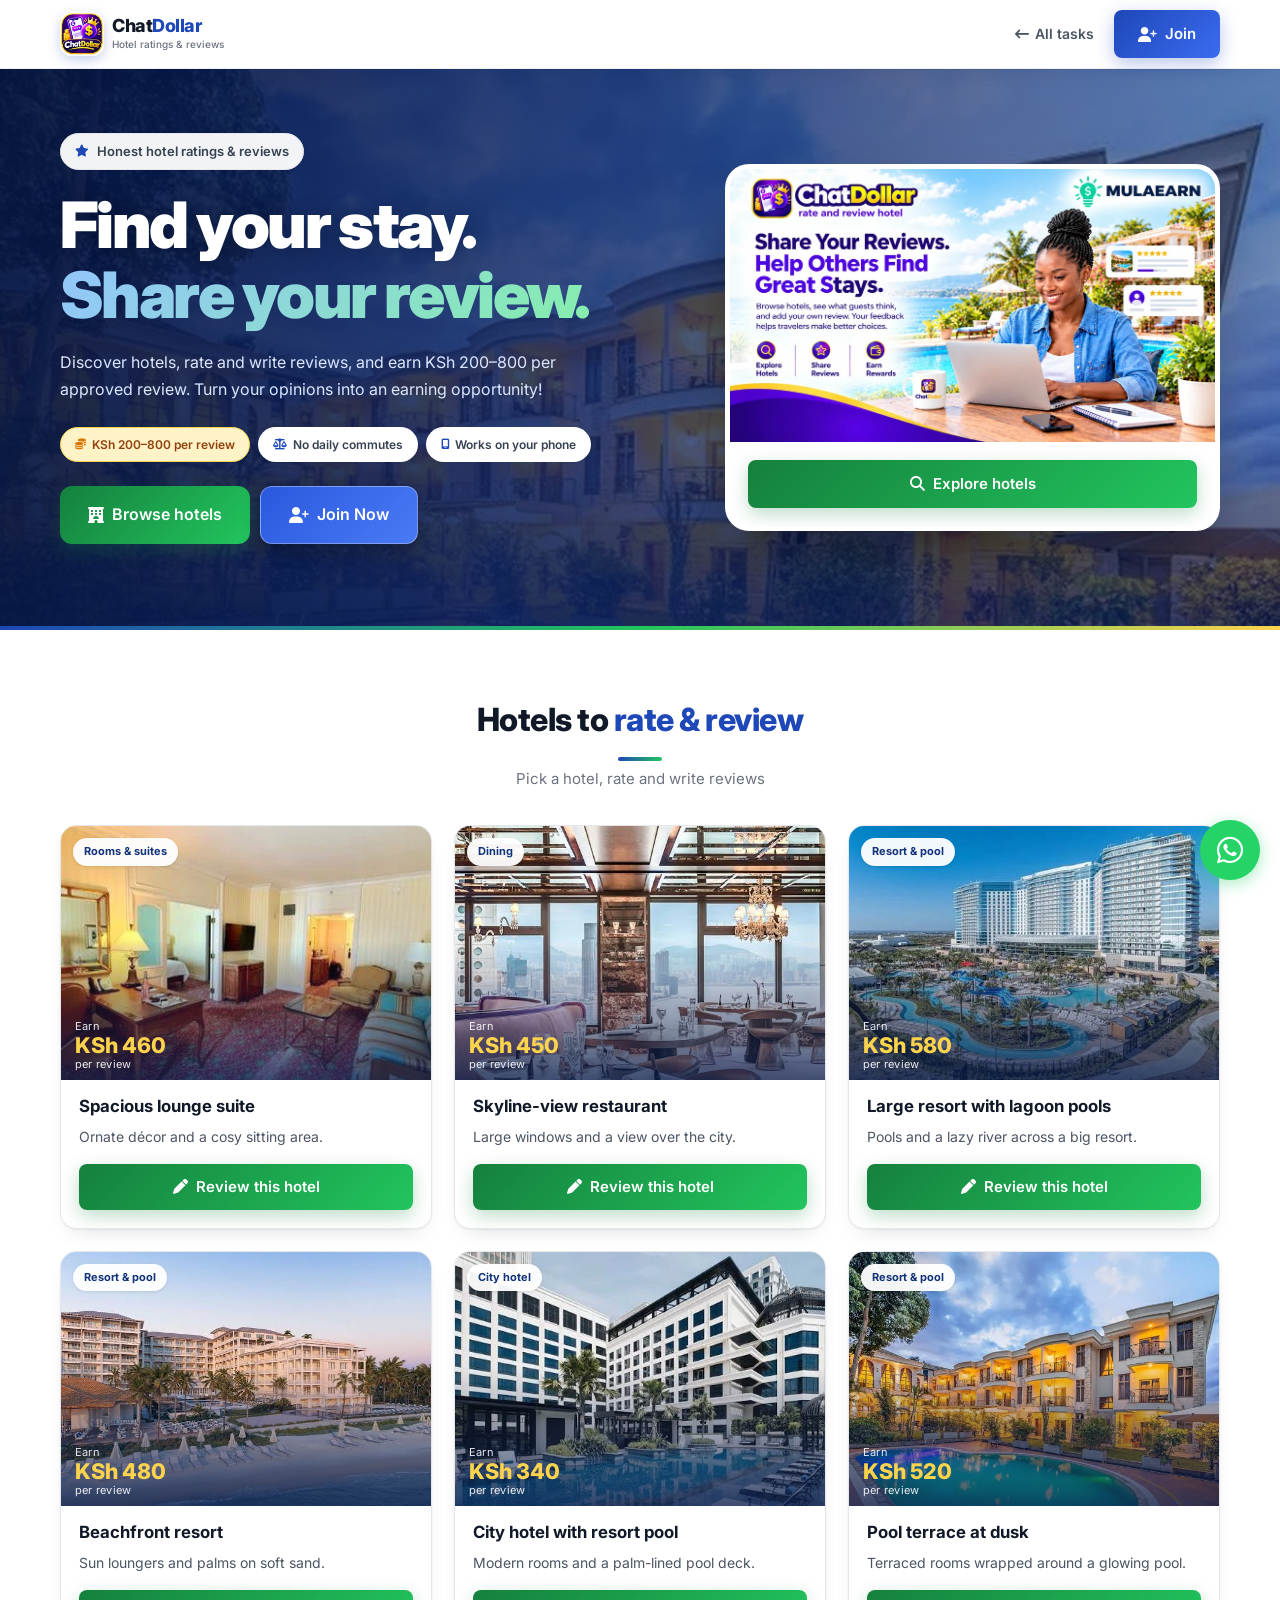
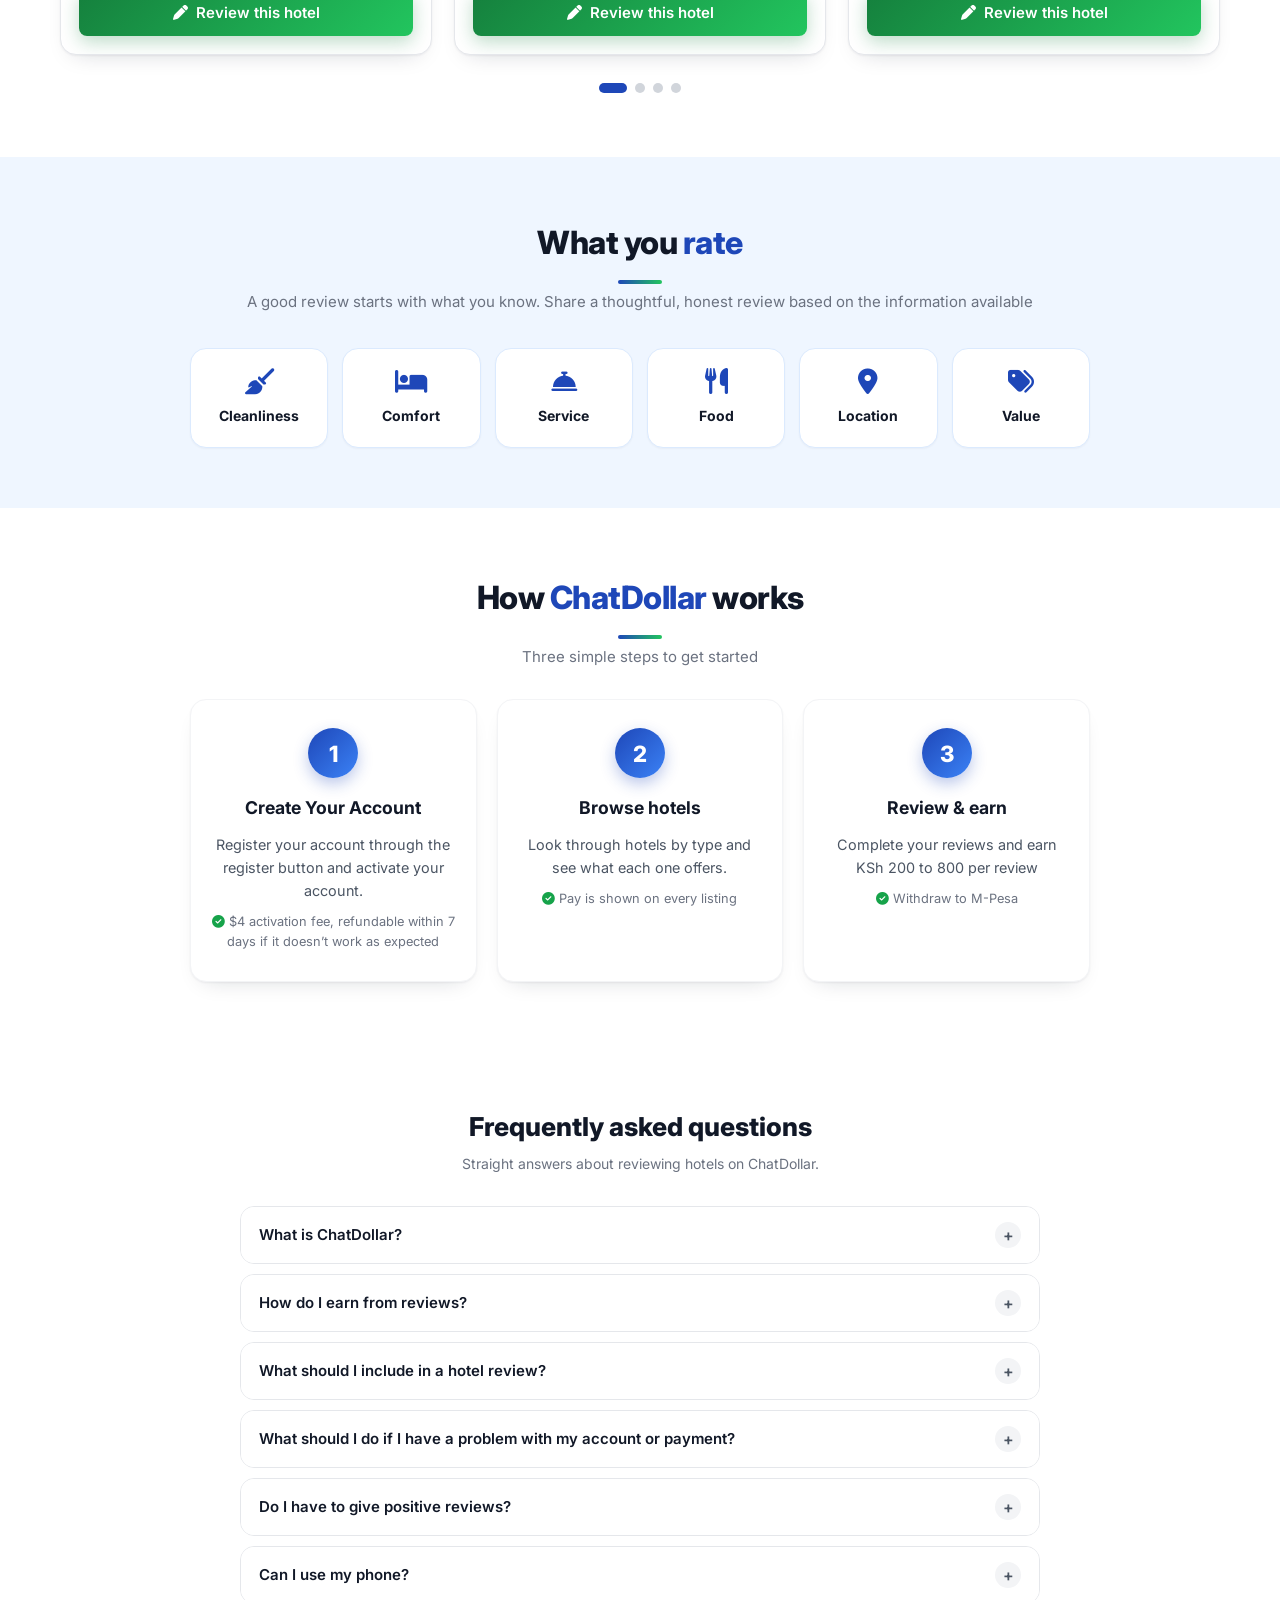
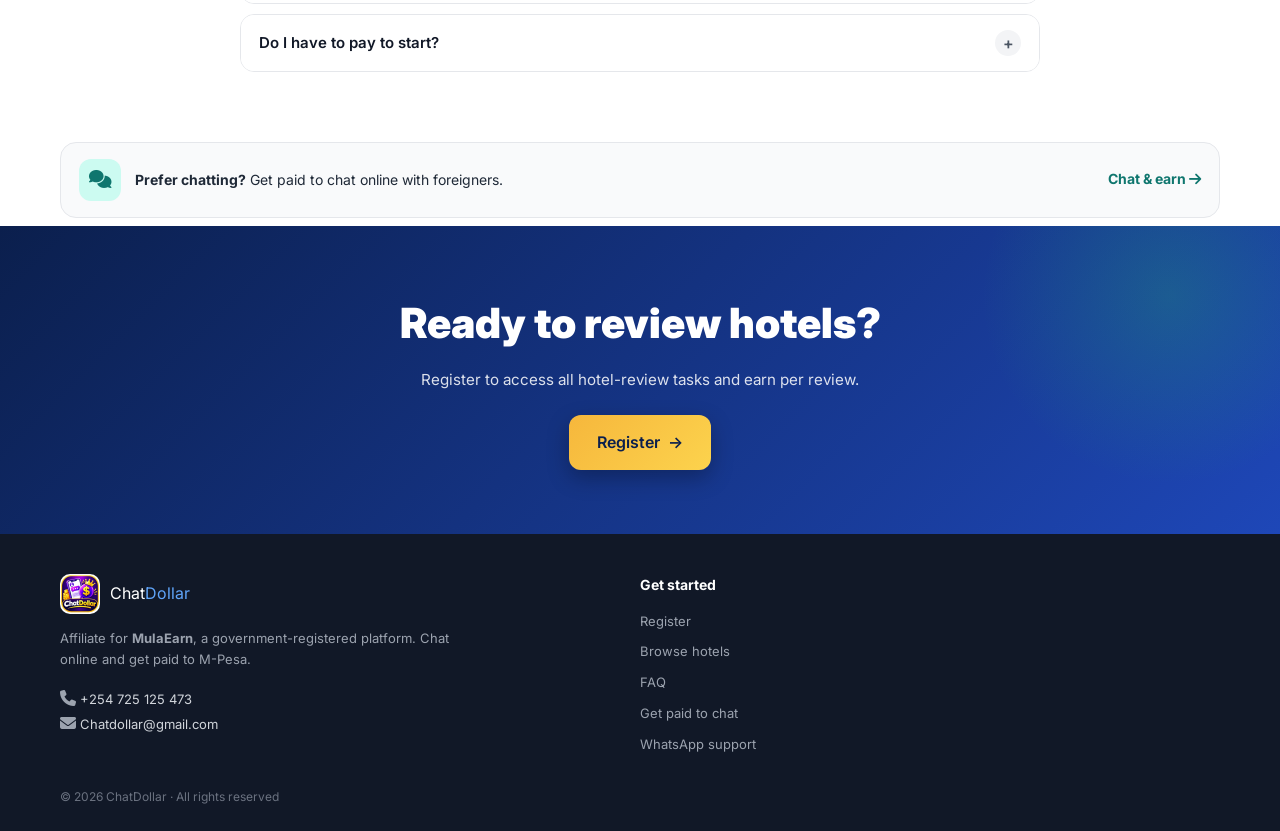
<file: hotels.html>
<!doctype html>
<html lang="en">
  <head>
    <meta charset="UTF-8" />
    <meta name="viewport" content="width=device-width, initial-scale=1.0, viewport-fit=cover" />
    <title>ChatDollar – Hotel Ratings &amp; Reviews</title>
    <meta
      name="description"
      content="ChatDollar is a hotel ratings and reviews platform. Browse hotels, read honest reviews, and share your own. Eligible users can earn a commission per review."
    />
    <meta name="robots" content="index, follow, max-image-preview:large, max-snippet:-1, max-video-preview:-1" />
    <link rel="canonical" href="https://chatdollar.site/hotels" />
    <meta property="og:type" content="website" />
    <meta property="og:url" content="https://chatdollar.site/hotels" />
    <meta property="og:site_name" content="ChatDollar Kenya" />
    <meta property="og:locale" content="en_KE" />
    <meta property="og:title" content="ChatDollar Kenya – Hotel Ratings &amp; Reviews" />
    <meta
      property="og:description"
      content="Browse hotels, read honest reviews and share your own. Eligible users can earn a commission per review."
    />
    <meta property="og:image" content="https://chatdollar.site/assets/chatdollar-hero-1000.webp" />
    <meta property="og:image:alt" content="ChatDollar Kenya – Hotel Ratings and Reviews" />
    <meta name="twitter:card" content="summary_large_image" />
    <meta name="twitter:site" content="@ChatDollarAfrica" />
    <meta name="twitter:title" content="ChatDollar Kenya – Hotel Ratings &amp; Reviews" />
    <meta
      name="twitter:description"
      content="Browse hotels, read honest reviews and share your own. Eligible users can earn a commission per review."
    />
    <meta name="twitter:image" content="https://chatdollar.site/assets/chatdollar-hero-1000.webp" />
    <link rel="preconnect" href="https://fonts.googleapis.com" />
    <link rel="preconnect" href="https://fonts.gstatic.com" crossorigin />
    <link rel="preconnect" href="https://cdnjs.cloudflare.com" crossorigin />
    <link rel="preload" as="image" href="/assets/hero-bg.webp" />
    <link rel="stylesheet" href="https://cdnjs.cloudflare.com/ajax/libs/font-awesome/6.5.1/css/all.min.css" />
    <link rel="icon" type="image/webp" href="/assets/chatdollar-favicon-192.webp" />
    <link rel="apple-touch-icon" href="/assets/chatdollar-favicon-192.webp" />
    <link href="https://fonts.googleapis.com/css2?family=Inter:wght@400;500;600;700;800;900&display=swap" rel="stylesheet" />

    <script type="application/ld+json">
      {
        "@context": "https://schema.org",
        "@type": "Organization",
        "name": "ChatDollar Kenya",
        "url": "https://chatdollar.site",
        "logo": "https://chatdollar.site/assets/chatdollar-logo-160.webp",
        "description": "ChatDollar is a hotel ratings and reviews platform. Eligible users can earn a commission per review.",
        "email": "Chatdollar@gmail.com",
        "contactPoint": {
          "@type": "ContactPoint",
          "telephone": "+254725125473",
          "contactType": "Customer Support",
          "availableLanguage": ["English", "Swahili"]
        },
        "sameAs": ["https://wa.me/254725125473", "https://whatsapp.com/channel/0029VbD0NZf0VycJyk85mq16"]
      }
    </script>
    <script type="application/ld+json">
      { "@context": "https://schema.org", "@type": "WebSite", "name": "ChatDollar Kenya", "url": "https://chatdollar.site" }
    </script>
    <script type="application/ld+json">
      {
        "@context": "https://schema.org",
        "@type": "FAQPage",
        "mainEntity": [
          {
            "@type": "Question",
            "name": "What is ChatDollar?",
            "acceptedAnswer": { "@type": "Answer", "text": "ChatDollar is an affiliate and advertising site for MulaEarn, a platform that pays users to complete hotel rating and review tasks. ChatDollar helps you understand earning opportunities on MulaEarn, register with ease, and get the guidance you need to start earning." }
          },
          {
            "@type": "Question",
            "name": "How do I earn from reviews?",
            "acceptedAnswer": { "@type": "Answer", "text": "Join ChatDollar and explore online opportunities to review hotels, share your feedback, and earn money for successfully completed tasks. Withdraw your earnings to M-Pesa at anytime." }
          },
          {
            "@type": "Question",
            "name": "What should I include in a hotel review?",
            "acceptedAnswer": { "@type": "Answer", "text": "Share honest, well-informed feedback based on the information available. You may be asked to review hotel facilities, accommodation features, cleanliness standards, services, or existing guest feedback." }
          }
        ]
      }
    </script>
    <link rel="manifest" href="/manifest.json" />
    <meta name="theme-color" content="#12337a" />
    <link rel="stylesheet" href="/css/hotels.css" />
  </head>
  <body>
    <a class="skip-link" href="#main">Skip to content</a>
    <a
      href="https://wa.me/254725125473?text=Hi%20ChatDollar%20Support%2C%20I%20need%20help%20getting%20started"
      target="_blank"
      rel="noopener"
      class="whatsapp-float"
      aria-label="Chat with ChatDollar support on WhatsApp"
    >
      <i aria-hidden="true" class="fab fa-whatsapp"></i>
      <span class="whatsapp-tooltip">Need help? Chat with us</span>
    </a>

    <button id="installBtn" type="button" aria-label="Install ChatDollar" hidden>
      <img src="/assets/chatdollar-logo-160.webp" alt="" width="22" height="22" />
      Install App
    </button>

    <!-- HEADER -->
    <header class="header">
      <div class="container header-inner">
        <a href="/" class="nav-logo">
          <img src="/assets/chatdollar-logo-160.webp" alt="ChatDollar" width="44" height="44" />
          <div>
            <div class="header-logo-name">Chat<em>Dollar</em></div>
            <div class="header-logo-tagline">Hotel ratings &amp; reviews</div>
          </div>
        </a>
        <div class="header-right">
          <a href="/" class="switch-link"><i aria-hidden="true" class="fas fa-arrow-left-long"></i> <span>All tasks</span></a>
          <a href="https://mulaearn.com/register.php?ref=harzel" data-register target="_blank" rel="sponsored noopener" class="btn btn-primary">
            <i aria-hidden="true" class="fas fa-user-plus"></i> <span>Join</span>
          </a>
        </div>
      </div>
    </header>

    <main id="main">
    <!-- HERO -->
    <section class="hero">
      <div class="container">
        <div class="hero-content">
          <span class="badge"><i aria-hidden="true" class="fas fa-star"></i> Honest hotel ratings &amp; reviews</span>
          <h1>Find your stay. <br /><span class="gradient-text">Share your review.</span></h1>
          <p>
            Discover hotels, rate and write reviews, and earn KSh 200–800 per approved review. Turn your opinions into an earning opportunity!
          </p>
          <div class="hero-stats">
            <span class="stat stat-pay"><i aria-hidden="true" class="fas fa-coins"></i> KSh 200–800 per review</span>
            <span class="stat"><i aria-hidden="true" class="fas fa-scale-balanced"></i> No daily commutes</span>
            <span class="stat"><i aria-hidden="true" class="fas fa-mobile-screen"></i> Works on your phone</span>
          </div>
          <div class="hero-buttons">
            <a href="#hotels" class="btn btn-success btn-lg"><i aria-hidden="true" class="fas fa-hotel"></i> Browse hotels</a>
            <a href="https://mulaearn.com/register.php?ref=harzel" data-register target="_blank" rel="sponsored noopener" class="btn btn-primary btn-lg">
              <i aria-hidden="true" class="fas fa-user-plus"></i> Join Now
            </a>
          </div>
        </div>

        <div class="hero-card">
          <img src="/assets/chatdollar-hero-1000.webp" alt="ChatDollar: real hotel reviews, better stays, better pay" width="1000" height="563" fetchpriority="high" />
          <div class="hero-card-body">
            <a href="#hotels" class="btn btn-success" style="width: 100%"><i aria-hidden="true" class="fas fa-magnifying-glass"></i> Explore hotels</a>
          </div>
        </div>
      </div>
    </section>

    <!-- HOTELS -->
    <section class="container section" id="hotels">
      <h2 class="section-heading">Hotels to <span class="accent">rate &amp; review</span></h2>
      <div class="section-sub">Pick a hotel, rate and write reviews</div>

      <div class="hotel-grid" id="hotelGrid" aria-live="off"></div>
      <div class="dots" id="dots" role="group" aria-label="Choose hotel selection"></div>
    </section>

    <!-- WHAT TO RATE -->
    <section class="rate-section">
      <div class="container">
        <h2 class="section-heading">What you <span class="accent">rate</span></h2>
        <div class="section-sub">A good review starts with what you know. Share a thoughtful, honest review based on the information available</div>
        <div class="rate-grid">
          <div class="rate-card"><i aria-hidden="true" class="fas fa-broom"></i><span>Cleanliness</span></div>
          <div class="rate-card"><i aria-hidden="true" class="fas fa-bed"></i><span>Comfort</span></div>
          <div class="rate-card"><i aria-hidden="true" class="fas fa-concierge-bell"></i><span>Service</span></div>
          <div class="rate-card"><i aria-hidden="true" class="fas fa-utensils"></i><span>Food</span></div>
          <div class="rate-card"><i aria-hidden="true" class="fas fa-location-dot"></i><span>Location</span></div>
          <div class="rate-card"><i aria-hidden="true" class="fas fa-tags"></i><span>Value</span></div>
        </div>
      </div>
    </section>

    <!-- HOW IT WORKS -->
    <section class="container section" id="how-it-works">
      <h2 class="section-heading">How <span class="accent">ChatDollar</span> works</h2>
      <p class="section-sub" style="max-width: 600px; margin: 0 auto 30px">
        Three simple steps to get started
      </p>
      <div class="steps-container">
        <div class="step-card">
          <div class="step-number">1</div>
          <div class="step-content">
            <h3>Create Your Account</h3>
            <p>Register your account through the register button and activate your account.</p>
            <div class="text-sm text-muted"><i aria-hidden="true" class="fas fa-check-circle text-success"></i> $4 activation fee, refundable within 7 days if it doesn’t work as expected</div>
          </div>
        </div>
        <div class="step-card">
          <div class="step-number">2</div>
          <div class="step-content">
            <h3>Browse hotels</h3>
            <p>Look through hotels by type and see what each one offers.</p>
            <div class="text-sm text-muted"><i aria-hidden="true" class="fas fa-check-circle text-success"></i> Pay is shown on every listing</div>
          </div>
        </div>
        <div class="step-card">
          <div class="step-number">3</div>
          <div class="step-content">
            <h3>Review &amp; earn</h3>
            <p>Complete your reviews and earn KSh 200 to 800 per review</p>
            <div class="text-sm text-muted"><i aria-hidden="true" class="fas fa-check-circle text-success"></i> Withdraw to M-Pesa</div>
          </div>
        </div>
      </div>
    </section>

    <!-- FAQ -->
    <section class="faq-section" id="faq">
      <div class="container">
        <div class="faq-inner">
          <h2 class="faq-heading">Frequently asked questions</h2>
          <div class="faq-sub">Straight answers about reviewing hotels on ChatDollar.</div>
          <div class="faq-item">
            <button class="faq-q" aria-expanded="false" aria-controls="faq-a1" id="faq-q1">What is ChatDollar?<span class="faq-icon" aria-hidden="true">+</span></button>
            <div class="faq-a" id="faq-a1" role="region" aria-labelledby="faq-q1">ChatDollar helps you understand earning opportunities on MulaEarn, register with ease, and get the guidance you need to start earning.</div>
          </div>
          <div class="faq-item">
            <button class="faq-q" aria-expanded="false" aria-controls="faq-a2" id="faq-q2">How do I earn from reviews?<span class="faq-icon" aria-hidden="true">+</span></button>
            <div class="faq-a" id="faq-a2" role="region" aria-labelledby="faq-q2">Join ChatDollar and explore online opportunities to review hotels, share your feedback, and earn money for successfully completed tasks. Withdraw your earnings to M-Pesa at anytime.</div>
          </div>
          <div class="faq-item">
            <button class="faq-q" aria-expanded="false" aria-controls="faq-a3" id="faq-q3">What should I include in a hotel review?<span class="faq-icon" aria-hidden="true">+</span></button>
            <div class="faq-a" id="faq-a3" role="region" aria-labelledby="faq-q3">Share honest, well-informed feedback based on the information available. You may be asked to review hotel facilities, accommodation features, cleanliness standards, services, or existing guest feedback.</div>
          </div>
          <div class="faq-item">
            <button class="faq-q" aria-expanded="false" aria-controls="faq-a4" id="faq-q4">What should I do if I have a problem with my account or payment?<span class="faq-icon" aria-hidden="true">+</span></button>
            <div class="faq-a" id="faq-a4" role="region" aria-labelledby="faq-q4">Contact ChatDollar through its official support channel and provide the relevant task or transaction reference.</div>
          </div>
          <div class="faq-item">
            <button class="faq-q" aria-expanded="false" aria-controls="faq-a5" id="faq-q5">Do I have to give positive reviews?<span class="faq-icon" aria-hidden="true">+</span></button>
            <div class="faq-a" id="faq-a5" role="region" aria-labelledby="faq-q5">No. Your review should be honest, fair, and based on the available hotel information. Provide genuine feedback and never invent personal experiences or misleading ratings.</div>
          </div>
          <div class="faq-item">
            <button class="faq-q" aria-expanded="false" aria-controls="faq-a6" id="faq-q6">Can I use my phone?<span class="faq-icon" aria-hidden="true">+</span></button>
            <div class="faq-a" id="faq-a6" role="region" aria-labelledby="faq-q6">Yes. ChatDollar works on any modern smartphone browser, and you can install it to your home screen.</div>
          </div>
          <div class="faq-item">
            <button class="faq-q" aria-expanded="false" aria-controls="faq-a7" id="faq-q7">Do I have to pay to start?<span class="faq-icon" aria-hidden="true">+</span></button>
            <div class="faq-a" id="faq-a7" role="region" aria-labelledby="faq-q7">Yes. MulaEarn charges a one-time $4 activation fee. It is refundable within 7 days if the platform doesn’t work as expected. Pay is typically KSh 200–800 per review in Kenya. Payouts go to M-Pesa.</div>
          </div>
        </div>
      </div>
    </section>

    <!-- OTHER TASK -->
    <section class="container section cross-wrap">
      <a href="/chat" class="cross-link">
        <span class="cross-icon"><i aria-hidden="true" class="fas fa-comments"></i></span>
        <span class="cross-text"><strong>Prefer chatting?</strong> Get paid to chat online with foreigners.</span>
        <span class="cross-go">Chat &amp; earn <i aria-hidden="true" class="fas fa-arrow-right"></i></span>
      </a>
    </section>

    <!-- FOOTER CTA -->
    <section class="footer-cta">
      <h2>Ready to review hotels?</h2>
      <p>Register to access all hotel-review tasks and earn per review.</p>
      <a href="https://mulaearn.com/register.php?ref=harzel" data-register target="_blank" rel="sponsored noopener" class="btn btn-primary btn-lg">
        Register &nbsp;→
      </a>
    </section>

    </main>

    <!-- FOOTER -->
    <footer>
      <div class="container">
        <div class="footer-grid">
          <div>
            <div class="footer-brand">
              <img src="/assets/chatdollar-logo-160.webp" alt="ChatDollar logo" width="40" height="40" />
              <span>Chat<em>Dollar</em></span>
            </div>
            <p class="footer-desc">
             Affiliate for <strong>MulaEarn</strong>, a government-registered platform. Chat online and get paid to M-Pesa.
            </p>
            <div class="footer-contact">
              <span><i aria-hidden="true" class="fas fa-phone"></i> <a href="tel:+254725125473">+254 725 125 473</a></span><br />
              <span><i aria-hidden="true" class="fas fa-envelope"></i> <a href="mailto:Chatdollar@gmail.com">Chatdollar@gmail.com</a></span>
            </div>
          </div>
          <div class="footer-col">
            <h5>Get started</h5>
            <div class="footer-links">
              <a href="https://mulaearn.com/register.php?ref=harzel" data-register target="_blank" rel="sponsored noopener">Register</a>
              <a href="#hotels">Browse hotels</a>
              <a href="#faq">FAQ</a>
              <a href="/chat">Get paid to chat</a>
              <a href="https://wa.me/254725125473" target="_blank" rel="noopener">WhatsApp support</a>
              <button class="link-btn js-install-btn" type="button" aria-label="Install ChatDollar app" hidden>Install app</button>
            </div>
          </div>
        </div>
        <div class="footer-bottom">
          <span>© <span id="currentYear">2026</span> ChatDollar · All rights reserved</span>
        </div>
      </div>
    </footer>

    <script src="/js/hotels.js"></script>
  </body>
</html>
</file>
<file: css/hotels.css>
:root {
        --teal-900: #0b1f4d;
        --teal-800: #12337a;
        --teal-700: #1e47b8;
        --teal-600: #2563eb;
        --teal-500: #3b82f6;
        --teal-400: #60a5fa;
        --teal-100: #dbeafe;
        --teal-300: #93b4f5;
        --teal-50: #eff6ff;
        --orange-600: #f25c2e;
        --orange-700: #d44e24;
        --orange-50: #fff7ed;
        --green-500: #16a34a;
        --green-400: #22c55e;
        --green-50: #f0fdf4;
        --purple-600: #7c3aed;
        --purple-50: #f5f3ff;
        --gray-50: #f9fafb;
        --gray-100: #f3f4f6;
        --gray-200: #e5e7eb;
        --gray-300: #d1d5db;
        --gray-400: #9ca3af;
        --gray-500: #6b7280;
        --gray-600: #4b5563;
        --gray-700: #374151;
        --gray-800: #1f2937;
        --gray-900: #111827;
        --white: #ffffff;
        --whatsapp-green: #25D366;
        --whatsapp-dark: #128C7E;
        --shadow-xs: 0 1px 2px rgba(0,0,0,0.05);
        --shadow-sm: 0 1px 3px rgba(0,0,0,0.1);
        --shadow-md: 0 4px 6px rgba(0,0,0,0.07);
        --shadow-lg: 0 10px 20px rgba(0,0,0,0.08);
        --shadow-xl: 0 20px 30px rgba(0,0,0,0.1);
        --shadow-2xl: 0 30px 50px rgba(0,0,0,0.15);
        --radius-sm: 0.375rem;
        --radius-md: 0.5rem;
        --radius-lg: 0.75rem;
        --radius-xl: 1rem;
        --radius-2xl: 1.5rem;
        --transition: 0.3s ease;
        --transition-fast: 0.15s ease;
      }

      * { margin: 0; padding: 0; box-sizing: border-box; }
      html { scroll-behavior: smooth; scroll-padding-top: 70px; }
      body {
        font-family: 'Inter', system-ui, -apple-system, sans-serif;
        background: var(--white);
        color: var(--gray-900);
        line-height: 1.6;
        overflow-x: hidden;
                -webkit-font-smoothing: antialiased;
      }

      .container { max-width: 1200px; margin: 0 auto; padding: 0 20px; }
      @media (max-width: 480px) { .container { padding: 0 14px; } }

      .btn {
        display: inline-flex; align-items: center; justify-content: center; gap: 8px;
        padding: 12px 24px; border-radius: var(--radius-md); font-weight: 600; font-size: 15px;
        text-decoration: none; transition: all var(--transition); cursor: pointer; border: none;
        font-family: inherit; white-space: nowrap; position: relative; overflow: hidden; -webkit-tap-highlight-color: transparent;
      }
      .btn::after {
        content: ''; position: absolute; top: 50%; left: 50%; width: 0; height: 0; border-radius: 50%;
        background: rgba(255,255,255,0.25); transform: translate(-50%, -50%); transition: width 0.5s, height 0.5s; pointer-events: none;
      }
      .btn:hover::after { width: 350px; height: 350px; }
      .btn-primary { background: linear-gradient(135deg, #1e47b8, #3b6cf0); color: white; box-shadow: 0 6px 18px rgba(30,71,184,0.3); }
      .btn-primary:hover { transform: translateY(-2px); }
      .btn-success { background: linear-gradient(135deg, #15803d, #22c55e); color: white; box-shadow: 0 6px 18px rgba(21,128,61,0.28); }
      .btn-success:hover { transform: translateY(-2px); }
            .btn-lg { padding: 15px 28px; font-size: 16px; border-radius: var(--radius-lg); }
      @media (max-width: 480px) { 
        .btn { padding: 10px 18px; font-size: 14px; }
        .btn-lg { padding: 14px 20px; font-size: 15px; width: 100%; }
      }
/* PWA install button*/
      #installBtn {
        position: fixed;
        right: 20px;
        bottom: 92px;
        z-index: 999;
        background: linear-gradient(135deg, var(--purple-600), #a855f7);
        color: white;
        border: none;
        padding: 12px 22px;
        border-radius: 50px;
        font-family: 'Inter', sans-serif;
        font-weight: 700;
        font-size: 14px;
        display: inline-flex;
        align-items: center;
        gap: 10px;
        box-shadow: 0 8px 24px rgba(124, 58, 237, 0.35);
        cursor: pointer;
        transition: transform 0.25s ease, box-shadow 0.25s ease;
      }
      #installBtn:hover { transform: translateY(-3px); box-shadow: 0 12px 32px rgba(124, 58, 237, 0.5); }
      #installBtn:focus-visible { outline: 3px solid rgba(216, 180, 254, 0.9); outline-offset: 3px; }
      #installBtn[hidden] { display: none; }
      #installBtn img { width: 22px; height: 22px; border-radius: 6px; object-fit: contain; background: white; padding: 2px; }

      .whatsapp-float {
        position: fixed;
        bottom: 20px;
        right: 20px;
        z-index: 999;
        width: 60px;
        height: 60px;
        background: var(--whatsapp-green);
        border-radius: 50%;
        display: flex;
        align-items: center;
        justify-content: center;
        box-shadow: 0 4px 16px rgba(37, 211, 102, 0.4);
        transition: all 0.3s;
        text-decoration: none;
        animation: floatAnimation 3s ease-in-out infinite;
      }
      .whatsapp-float:hover {
        transform: scale(1.1);
        box-shadow: 0 6px 24px rgba(37, 211, 102, 0.5);
        background: var(--whatsapp-dark);
      }
      .whatsapp-float i {
        color: white;
        font-size: 30px;
      }
      .whatsapp-float .whatsapp-tooltip {
        position: absolute;
        right: 70px;
        background: var(--gray-900);
        color: white;
        padding: 8px 12px;
        border-radius: 8px;
        font-size: 12px;
        white-space: nowrap;
        opacity: 0;
        pointer-events: none;
        transition: opacity 0.3s;
      }
      .whatsapp-float:hover .whatsapp-tooltip {
        opacity: 1;
      }
      @keyframes floatAnimation {
        0%, 100% { transform: translateY(0); }
        50% { transform: translateY(-5px); }
      }
@media (max-width: 480px) {
        #installBtn { right: 12px; bottom: 76px; padding: 10px 16px; }
        .whatsapp-float {
          width: 50px;
          height: 50px;
          bottom: 16px;
          right: 14px;
        }
        .whatsapp-float i { font-size: 25px; }
        .whatsapp-float .whatsapp-tooltip { display: none; }
      }

      /* Header - Optimized for mobile with visible online counter */
      .header {
        position: sticky; top: 0; z-index: 1000; background: rgba(255,255,255,0.92);
        backdrop-filter: blur(20px); -webkit-backdrop-filter: blur(20px);
        border-bottom: 1px solid rgba(0,0,0,0.06); box-shadow: 0 2px 12px rgba(0,0,0,0.04);
      }
      .header-inner { 
        display: flex; align-items: center; justify-content: space-between; 
        height: 68px; gap: 12px; flex-wrap: nowrap;
      }
      .nav-logo { 
        display: flex; align-items: center; gap: 8px; text-decoration: none; 
        min-width: 0; flex-shrink: 0;
      }
      .nav-logo img { width: 44px; height: 44px; border-radius: 12px; box-shadow: 0 4px 12px rgba(30,71,184,.25); transition: transform .3s; }
      .nav-logo:hover img { transform: scale(1.06); }
      .header-logo-name { 
        font-size: 18px; font-weight: 800; color: var(--gray-900); 
        letter-spacing: -0.5px; line-height: 1.1;
      }
      .header-logo-name em { color: var(--teal-700); font-style: normal; }
      .header-logo-tagline { 
        font-size: 10px; color: var(--gray-500); font-weight: 500; display: block;
      }
      .header-right { 
        display: flex; align-items: center; gap: 10px; flex-shrink: 0; 
      }
      /* Mobile-specific header adjustments */
      @media (max-width: 640px) {
        .header-inner { height: 60px; gap: 8px; }
        .nav-logo img { width: 38px; height: 38px; border-radius: 10px; }
        .header-logo-name { font-size: 15px; }
        .header-logo-tagline { display: none; }
        .header-right { gap: 6px; }
        .btn-primary { 
          padding: 8px 14px; font-size: 13px; gap: 5px;
        }
        .btn-primary i { font-size: 12px; }
      }
      
      @media (max-width: 400px) {
        .header-inner { height: 55px; gap: 5px; }
        .nav-logo img { width: 34px; height: 34px; }
        .header-logo-name { font-size: 14px; }
        .btn-primary { 
          padding: 7px 12px; font-size: 12px;
        }
        .btn-primary i { font-size: 11px; }
      }

      /* Hero */
      .hero { position: relative; padding: 50px 0 50px; background: linear-gradient(135deg, #eff6ff 0%, #e0f2fe 45%, #ecfdf5 100%); overflow: hidden; }
      .hero::before { content: ''; position: absolute; top: -40%; right: -15%; width: 500px; height: 500px; background: radial-gradient(circle, rgba(30,71,184,0.09) 0%, transparent 70%); border-radius: 50%; animation: float 8s ease-in-out infinite; }
      @keyframes float { 0%,100% { transform: translate(0,0); } 50% { transform: translate(-25px, 25px); } }
      .hero .container { position: relative; z-index: 1; display: grid; grid-template-columns: 1fr; gap: 40px; align-items: center; }
      @media (min-width: 1024px) { .hero .container { grid-template-columns: 1.1fr 0.9fr; gap: 60px; } }

      .badge { display: inline-flex; align-items: center; gap: 8px; background: rgba(255,255,255,0.9); border: 1px solid var(--gray-200); padding: 7px 14px; border-radius: 40px; font-size: 13px; font-weight: 600; color: var(--gray-700); margin-bottom: 20px; box-shadow: var(--shadow-sm); backdrop-filter: blur(4px); }
      .badge i { color: var(--teal-700); font-size: 12px; }
      .hero-content h1 { font-size: clamp(2.2rem, 8vw, 4rem); font-weight: 900; letter-spacing: -0.04em; line-height: 1.1; margin-bottom: 18px; color: var(--gray-900); }
      .gradient-text { background: linear-gradient(135deg, #1e47b8, #16a34a); -webkit-background-clip: text; -webkit-text-fill-color: transparent; background-clip: text; }
      .hero-content p { font-size: 1rem; color: var(--gray-600); max-width: 520px; margin-bottom: 24px; line-height: 1.7; }
      .hero-stats { display: flex; flex-wrap: wrap; gap: 8px; margin-bottom: 24px; }
      .stat { background: white; border: 1px solid var(--gray-200); padding: 7px 14px; border-radius: 40px; font-size: 12px; font-weight: 600; color: var(--gray-700); display: flex; align-items: center; gap: 6px; box-shadow: var(--shadow-xs); transition: 0.2s; }
      .stat:hover { transform: translateY(-2px); box-shadow: var(--shadow-md); }
      .stat i { color: var(--teal-700); font-size: 11px; }
      .hero-buttons { display: flex; flex-wrap: wrap; gap: 10px; margin-bottom: 18px; }
      @media (max-width: 480px) {
        .hero { padding: 35px 0 35px; }
        .hero-content h1 { font-size: 2rem; }
        .hero-content p { font-size: 0.95rem; }
        .hero-buttons { flex-direction: column; }
        .hero-buttons .btn { width: 100%; }
      }

      .hero-card { background: white; border-radius: var(--radius-2xl); box-shadow: var(--shadow-2xl); overflow: hidden; border: 1px solid var(--gray-100); transition: transform 0.4s; }
      .hero-card:hover { transform: translateY(-6px); }
      .hero-card img { width: 100%; height: auto; display: block; transition: transform 0.7s; }
      .hero-card:hover img { transform: scale(1.03); }
      .hero-card-body { padding: 18px; text-align: center; }
      @media (max-width: 480px) {
        .hero-card-body { padding: 14px; }
      }

      /* Steps */
      .steps-container { display: grid; grid-template-columns: 1fr; gap: 20px; max-width: 900px; margin: 0 auto; }
      @media (min-width: 768px) { .steps-container { grid-template-columns: repeat(3, 1fr); } }
      .step-card { background: white; border-radius: var(--radius-xl); padding: 28px 18px; box-shadow: var(--shadow-md); border: 2px solid var(--gray-100); text-align: center; transition: 0.3s; position: relative; }
      .step-card:hover { transform: translateY(-6px); box-shadow: var(--shadow-xl); border-color: var(--teal-500); }
      .step-number { width: 50px; height: 50px; background: linear-gradient(135deg, var(--teal-700), var(--teal-500)); border-radius: 50%; display: flex; align-items: center; justify-content: center; color: white; font-size: 1.4rem; font-weight: 800; margin: 0 auto 16px; box-shadow: 0 6px 15px rgba(30,71,184,0.3); }
      .step-content h3 { font-size: 1.1rem; margin-bottom: 10px; font-weight: 700; }
      .step-content p { color: var(--gray-600); margin-bottom: 10px; font-size: 0.9rem; }
      .text-sm { font-size: 0.8rem; }
      .text-muted { color: var(--gray-500); }
      .text-success { color: var(--green-500); }

      /* FAQ */
      .faq-section { padding: 50px 0; background: white; }
      .faq-inner { max-width: 800px; margin: 0 auto; }
      .faq-heading { font-size: 26px; font-weight: 800; text-align: center; margin-bottom: 6px; }
      .faq-sub { text-align: center; color: var(--gray-500); margin-bottom: 30px; font-size: 14px; }
      .faq-item { border: 1px solid var(--gray-200); border-radius: 14px; margin-bottom: 10px; overflow: hidden; transition: 0.2s; }
      .faq-item:hover { border-color: var(--teal-300); }
      .faq-q { width: 100%; background: white; border: none; padding: 15px 18px; font-size: 15px; font-weight: 600; color: var(--gray-900); cursor: pointer; display: flex; justify-content: space-between; align-items: center; font-family: inherit; transition: 0.2s; }
      .faq-q:hover { background: var(--teal-50); }
      .faq-icon { width: 26px; height: 26px; background: var(--gray-100); border-radius: 50%; display: flex; align-items: center; justify-content: center; font-size: 16px; color: var(--gray-600); transition: 0.3s; flex-shrink: 0; }
      .faq-a { display: none; padding: 0 18px 16px; color: var(--gray-600); font-size: 14px; line-height: 1.6; }
      .faq-item.open .faq-a { display: block; }
      .faq-item.open .faq-icon { transform: rotate(45deg); background: var(--teal-700); color: white; }
      @media (max-width: 480px) {
        .faq-q { padding: 13px 15px; font-size: 14px; }
        .faq-a { padding: 0 15px 14px; font-size: 13px; }
      }

      /* Footer CTA */
      .footer-cta { background: linear-gradient(135deg, #0b1f4d, #1e47b8); padding: 60px 20px; text-align: center; position: relative; overflow: hidden; }
      .footer-cta h2 { font-size: clamp(1.6rem, 5vw, 2.6rem); font-weight: 900; color: white; margin-bottom: 12px; }
      .footer-cta p { color: rgba(255,255,255,0.85); margin-bottom: 22px; font-size: 0.95rem; }
      .footer-trust { font-size: 13px; color: rgba(255,255,255,0.6); margin-top: 18px; }

      footer { background: var(--gray-900); color: white; padding: 40px 0 25px; }
      .footer-grid { display: grid; grid-template-columns: 1fr; gap: 32px; margin-bottom: 32px; }
      @media (min-width: 768px) { .footer-grid { grid-template-columns: 2fr 1fr 1fr; } }
      .footer-brand { display: flex; align-items: center; gap: 10px; margin-bottom: 14px; }
      .footer-brand img { width: 40px; height: 40px; border-radius: 10px; }
      .footer-desc { color: var(--gray-400); font-size: 13px; max-width: 400px; margin-bottom: 16px; }
      .footer-contact a { color: var(--gray-300); text-decoration: none; font-size: 13px; }
      .footer-col h5 { font-size: 14px; margin-bottom: 14px; }
      .footer-links { display: flex; flex-direction: column; gap: 10px; }
      .footer-links a { color: var(--gray-400); text-decoration: none; font-size: 13px; transition: 0.2s; }
      .footer-links a:hover { color: white; transform: translateX(4px); }
      .footer-bottom { border-top: 1px solid var(--gray-800); padding-top: 20px; display: flex; justify-content: space-between; flex-wrap: wrap; gap: 12px; font-size: 12px; color: var(--gray-500); }
      .footer-bottom a { color: #a78bfa; text-decoration: none; }

      

/* ===== Hotel review layout ===== */
.accent { color: var(--teal-700); }
.header-nav { display: none; gap: 22px; }
.header-nav a { color: var(--gray-600); font-weight: 600; font-size: 14px; text-decoration: none; transition: color .2s; }
.header-nav a:hover { color: var(--teal-700); }
@media (min-width: 900px) { .header-nav { display: flex; } }
.btn-outline { background: white; color: var(--teal-700); border: 2px solid var(--teal-700); }
.btn-outline:hover { background: var(--teal-50); transform: translateY(-2px); }
.user-earn { font-size: 12.5px !important; color: var(--gray-500) !important; max-width: 520px; margin: 4px 0 0 !important; display: flex; gap: 8px; align-items: flex-start; line-height: 1.5 !important; }
.user-earn i { color: var(--teal-700); margin-top: 3px; }


.dots { display: flex; justify-content: center; align-items: center; gap: 8px; margin-top: 28px; }
.dots button { width: 10px; height: 10px; border: 0; padding: 0; border-radius: 999px; background: var(--gray-300); cursor: pointer; transition: width .25s, background .25s; } 
.dots button:hover { background: var(--teal-400); }
.dots button[aria-current="true"] { width: 28px; background: var(--teal-700); }
.hotel-card { background: white; border: 1px solid var(--gray-200); border-radius: var(--radius-xl); overflow: hidden; display: flex; flex-direction: column; box-shadow: var(--shadow-xs); transition: transform .3s, box-shadow .3s, border-color .3s; animation: cardIn .5s backwards; }
.hotel-card:hover { transform: translateY(-5px); box-shadow: var(--shadow-lg); border-color: var(--teal-400); }
@keyframes cardIn { from { opacity: 0; transform: translateY(14px); } }
.hotel-media { position: relative; height: 200px; background: var(--teal-900); overflow: hidden; }
.hotel-media img { width: 100%; height: 100%; object-fit: cover; transition: transform .7s; }
.hotel-card:hover .hotel-media img { transform: scale(1.06); }
.hotel-tag { position: absolute; top: 12px; left: 12px; background: rgba(255,255,255,.95); color: var(--teal-800); font-size: 11px; font-weight: 700; padding: 5px 11px; border-radius: 40px; box-shadow: var(--shadow-sm); }
.hotel-body { padding: 16px 18px 18px; display: flex; flex-direction: column; flex: 1; }
.hotel-body h3 { font-size: 1.05rem; font-weight: 700; line-height: 1.3; }
.hotel-loc { font-size: 12px; color: var(--gray-500); margin-top: 2px; }
.hotel-loc i { color: var(--teal-700); }
.hotel-body p { color: var(--gray-600); font-size: 14px; margin: 8px 0 16px; flex: 1; }
.hotel-btn { width: 100%; padding: 11px 16px; }

.rate-section { background: var(--teal-50); padding: 50px 0; }
.rate-grid { display: grid; grid-template-columns: repeat(auto-fit, minmax(130px, 1fr)); gap: 14px; max-width: 900px; margin: 0 auto; }
.rate-card { background: white; border: 1px solid var(--teal-100); border-radius: var(--radius-xl); padding: 20px 10px; text-align: center; font-weight: 700; font-size: 14px; transition: .3s; }
.rate-card:hover { transform: translateY(-4px); box-shadow: var(--shadow-md); }
.rate-card i { display: block; font-size: 24px; color: var(--teal-700); margin-bottom: 10px; }

.footer-brand em { color: var(--teal-400); font-style: normal; }
.footer-contact i { color: var(--gray-400); width: 16px; }
.footer-bottom { align-items: flex-start; }
@media (max-width: 480px) {
    }
@media (prefers-reduced-motion: reduce) { * { animation: none !important; transition: none !important; } html { scroll-behavior: auto; } }

/* Section headings */
.section { padding: 50px 0; }
.section-heading { font-size: 26px; font-weight: 800; letter-spacing: -0.5px; text-align: center; margin-bottom: 6px; }
.section-sub { font-size: 14px; color: var(--gray-500); text-align: center; margin-bottom: 30px; }
@media (min-width: 768px) { .section-heading { font-size: 32px; } .section-sub { font-size: 15px; } }
.container.section { padding-left: 20px; padding-right: 20px; }
@media (max-width: 480px) {
  .container.section { padding-left: 14px; padding-right: 14px; }
  }


/* ===== v3: brand refresh, earnings chip, responsive 6-up grid ===== */
.hotel-grid { display: grid; grid-template-columns: repeat(3, 1fr); gap: 22px; transition: opacity .35s, transform .35s; }
.hotel-grid.out { opacity: 0; transform: translateY(10px); }
.hotel-media::after { content: ""; position: absolute; inset: 0; background: linear-gradient(0deg, rgba(11,31,77,.78), transparent 55%); pointer-events: none; }
.hotel-tag { z-index: 1; }
.hotel-pay { position: absolute; left: 14px; bottom: 10px; z-index: 1; color: #fff; line-height: 1.15; display: flex; flex-direction: column; }
.hotel-pay small { font-size: 11px; opacity: .9; letter-spacing: .02em; }
.hotel-pay b { font-size: 1.35rem; font-weight: 800; color: #fcd34d; letter-spacing: -.01em; }
.stat-pay { background: #fef3c7; border-color: #fcd34d; color: #92400e; }
.stat-pay i { color: #d97706 !important; }
.hide-sm { display: inline; }
.hero-card img { aspect-ratio: 1000 / 563; object-fit: contain; }
.hero-content p { max-width: 540px; }
.footer-trust { font-size: 12px; opacity: .8; }
:focus-visible { outline: 3px solid var(--teal-500); outline-offset: 3px; }

@media (max-width: 1023px) { .hero-card { max-width: 560px; margin-inline: auto; } .hero-content { text-align: left; } }

/* tablets: keep 3 x 2 but tighter */
@media (max-width: 899px) { .hotel-grid { gap: 14px; } .hotel-media { height: 150px; } .hotel-body { padding: 12px 14px 14px; } .hotel-body h3 { font-size: .95rem; } .hotel-body p { font-size: 13px; margin: 6px 0 12px; } .hotel-pay b { font-size: 1.15rem; } }

/* phones: 2 columns x 3 rows, compact cards */
@media (max-width: 640px) {
  .hotel-grid { grid-template-columns: repeat(2, 1fr); gap: 10px; }
  .hotel-card { border-radius: 14px; }
  .hotel-media { height: 104px; }
  .hotel-tag { top: 7px; left: 7px; font-size: 9px; padding: 3px 8px; }
  .hotel-pay { left: 9px; bottom: 6px; }
  .hotel-pay small { font-size: 9px; }
  .hotel-pay small:last-child { display: none; }
  .hotel-pay b { font-size: .98rem; }
  .hotel-body { padding: 9px 10px 11px; }
  .hotel-body h3 { font-size: .8rem; line-height: 1.25; display: -webkit-box; -webkit-line-clamp: 2; -webkit-box-orient: vertical; overflow: hidden; min-height: 2.5em; }
  .hotel-body p { display: none; }
  .hotel-body h3 { margin-bottom: 8px; }
  .hotel-btn { padding: 8px 6px; font-size: 12px; border-radius: 10px; gap: 5px; }
  .hide-sm { display: none; }
  .dots { margin-top: 20px; }
  .section-heading { font-size: 22px; }
  .rate-grid { grid-template-columns: repeat(3, 1fr); gap: 10px; }
  .rate-card { padding: 14px 6px; font-size: 12px; }
  .rate-card i { font-size: 20px; margin-bottom: 6px; }

}
@media (max-width: 360px) { .hotel-body h3 { font-size: .75rem; } .hotel-btn { font-size: 11px; } .hero-content h1 { font-size: 1.8rem; } }

/* equal hero buttons */
.hero-buttons .btn { min-height: 52px; justify-content: center; }
@media (max-width: 480px) { .hero-buttons .btn { width: 100%; font-size: 1rem; padding-block: 0; } }


/* =========================================================
   v4 polish – same look, refined
   ========================================================= */

/* accessibility */
.skip-link { position: absolute; left: 12px; top: -60px; z-index: 2000; background: var(--gray-900); color: #fff; padding: 10px 16px; border-radius: var(--radius-md); text-decoration: none; font-weight: 600; transition: top .15s; }
.skip-link:focus { top: 12px; }
.faq-q:focus-visible { outline-offset: -3px; }
.faq-q { text-align: left; gap: 12px; }
.faq-a { line-height: 1.7; }

/* header: a little more presence */
.header { box-shadow: 0 1px 0 rgba(15,23,42,.06), 0 8px 24px -16px rgba(15,23,42,.25); }

/* ---------- HERO: photo background ---------- */
.hero {
  padding: 64px 0 68px;
  color: #fff;
  background:
    linear-gradient(100deg, rgba(7,22,66,.94) 0%, rgba(11,36,100,.82) 42%, rgba(11,36,100,.42) 100%),
    linear-gradient(0deg, rgba(7,22,66,.55) 0%, transparent 35%),
    url("/assets/hero-bg.webp") center 40% / cover no-repeat,
    #0b1f4d;
}
.hero::before { display: none; }
.hero::after { content: ""; position: absolute; left: 0; right: 0; bottom: 0; height: 4px; background: linear-gradient(90deg, #1e47b8, #22c55e, #fcd34d); }
.hero-content h1 { color: #fff; text-shadow: 0 2px 24px rgba(0,0,0,.25); }
.hero .gradient-text { background: linear-gradient(135deg, #93c5fd 0%, #86efac 100%); -webkit-background-clip: text; background-clip: text; -webkit-text-fill-color: transparent; text-shadow: none; }
.hero-content p { color: #dbe7ff; }
.hero .badge { background: rgba(255,255,255,.95); }
.hero .stat { border-color: transparent; }
.hero .stat-pay { background: #fef3c7; border-color: #fcd34d; }
.hero .btn-primary { background: linear-gradient(135deg, #2a58de, #4a7bf5); box-shadow: 0 6px 18px rgba(0,0,0,.3); border: 1px solid rgba(255,255,255,.35); }
.hero .user-earn { color: #c3d3f5 !important; }
.hero .user-earn i { color: #fcd34d; }
.hero-card { border: 5px solid rgba(255,255,255,.95); box-shadow: 0 30px 60px -20px rgba(0,0,0,.55); }
.hero-card:hover { transform: translateY(-4px); }
@media (max-width: 1023px) {
  .hero { background-position: center, center, 62% center; }
}
@media (max-width: 480px) {
  .hero { padding: 36px 0 42px; }
  .hero-content h1 { font-size: 2.1rem; }
}

/* ---------- headings & sections ---------- */
.section-heading { font-family: inherit; color: var(--gray-900); }
.section-heading::after { content: ""; display: block; width: 44px; height: 4px; border-radius: 4px; margin: 12px auto 0; background: linear-gradient(90deg, var(--teal-700), var(--green-400)); }
.section-sub { margin-bottom: 34px; }
.section { padding: 64px 0; }
.rate-section, .faq-section { padding: 60px 0; }
.faq-heading { color: var(--gray-900); }

/* ---------- hotel cards ---------- */
.hotel-card { border-color: var(--gray-200); box-shadow: 0 1px 2px rgba(15,23,42,.05), 0 10px 24px -14px rgba(15,23,42,.22); }
.hotel-card:hover { box-shadow: 0 2px 4px rgba(15,23,42,.06), 0 22px 36px -16px rgba(15,23,42,.32); }
.hotel-media { aspect-ratio: 16 / 11; height: auto; }
.hotel-body p { line-height: 1.55; }
@media (max-width: 899px) { .hotel-media { height: auto; } }
@media (max-width: 640px) { .hotel-media { aspect-ratio: 4 / 3; height: auto; } }

/* ---------- steps & rate cards ---------- */
.step-card { border-width: 1px; box-shadow: 0 1px 2px rgba(15,23,42,.05), 0 10px 24px -14px rgba(15,23,42,.2); }
.step-card:hover { box-shadow: 0 22px 36px -16px rgba(15,23,42,.28); }
.rate-card i { font-size: 26px; }
.rate-card { box-shadow: 0 1px 2px rgba(15,23,42,.04); }

/* ---------- footer CTA & footer ---------- */
.footer-cta { padding: 64px 20px; }
.footer-cta::before { content: ""; position: absolute; right: -80px; top: -120px; width: 380px; height: 380px; border-radius: 50%; background: radial-gradient(circle, rgba(34,197,94,.22), transparent 70%); pointer-events: none; }
.footer-cta > * { position: relative; }
.footer-cta .btn-primary { background: linear-gradient(135deg, #f6b73c, #fcd34d); color: #0b1f4d; box-shadow: 0 8px 22px rgba(0,0,0,.28); }
.footer-links { list-style: none; }
.footer-links a, .link-btn { color: var(--gray-400); text-decoration: none; font-size: 13px; transition: .2s; }
.link-btn { background: none; border: 0; padding: 0; cursor: pointer; font-family: inherit; text-align: left; }
.link-btn:hover { color: #fff; transform: translateX(4px); }
.link-btn[hidden] { display: none; }
.footer-contact a:hover { color: #fff; }
.footer-bottom { border-top: 0; padding-top: 0; }
@media (max-width: 760px) { footer { padding-bottom: calc(90px + env(safe-area-inset-bottom, 0px)); } }

#installBtn { background: linear-gradient(135deg, #12337a, #1e47b8); box-shadow: 0 8px 24px rgba(18,51,122,.4); right: 20px; bottom: 92px; }
#installBtn:hover { box-shadow: 0 12px 30px rgba(18,51,122,.5); }

.disclose-line{margin-top:16px;font-size:13px;color:var(--gray-500);max-width:520px}.disclose-line i{margin-right:6px}


/* ---- Switch task + cross link ---- */
.switch-link { display: inline-flex; align-items: center; gap: 6px; color: var(--gray-600); font-weight: 600; font-size: 14px; text-decoration: none; padding: 8px 10px; border-radius: var(--radius-md); transition: color .2s, background .2s; }
.switch-link:hover { color: var(--teal-700); background: var(--teal-50); }
@media (max-width: 480px) { .switch-link span { display: none; } }
.cross-wrap { padding-top: 0; padding-bottom: 8px; }
.cross-link { display: flex; align-items: center; gap: 14px; flex-wrap: wrap; padding: 16px 18px; border: 1px solid var(--gray-200); border-radius: var(--radius-xl); background: var(--gray-50); text-decoration: none; color: var(--gray-800); transition: transform .2s, box-shadow .2s, border-color .2s; }
.cross-link:hover { transform: translateY(-2px); box-shadow: var(--shadow-lg); border-color: #0d9488; }
.cross-icon { width: 42px; height: 42px; border-radius: 12px; background: #ccfbf1; color: #0f766e; display: inline-flex; align-items: center; justify-content: center; font-size: 18px; flex-shrink: 0; }
.cross-text { flex: 1 1 220px; font-size: 14px; line-height: 1.45; }
.cross-go { font-weight: 700; font-size: 14px; color: #0f766e; white-space: nowrap; }
</file>
